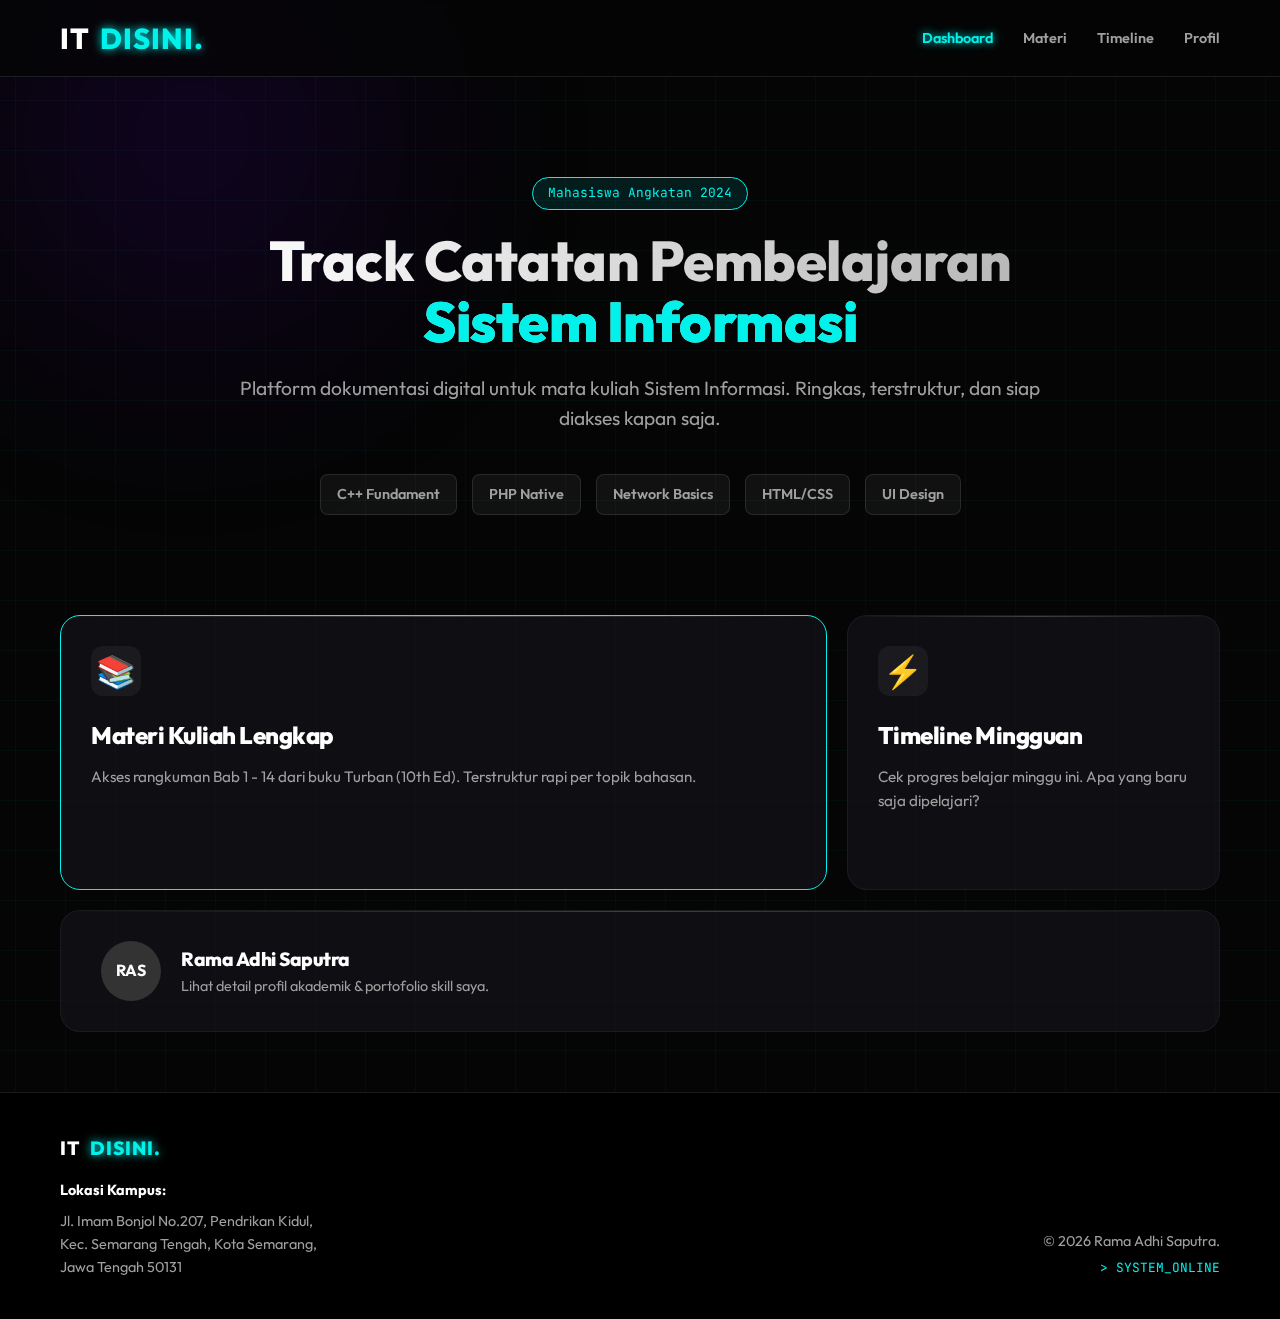
<file: index.html>
<!DOCTYPE html>
<html lang="id">
<head>
    <meta charset="UTF-8">
    <meta name="viewport" content="width=device-width, initial-scale=1.0">
    <title>IT disini | Sistem Informasi Learning Track</title>
    <link rel="stylesheet" href="style.css">
</head>
<body>

    <nav class="navbar">
        <div class="nav-container">
            <a href="index.html" class="logo">
                IT <span>disini.</span>
            </a>
            <div class="nav-links" id="navLinks">
                <a href="index.html" class="active">Dashboard</a>
                <a href="materials.html">Materi</a>
                <a href="weekly.html">Timeline</a>
                <a href="profile.html">Profil</a>
            </div>
            <button class="mobile-menu-btn" onclick="toggleMenu()">☰</button>
        </div>
    </nav>

    <header class="hero">
        <span class="hero-badge">Mahasiswa Angkatan 2024</span>
        <h1>Track Catatan Pembelajaran <br> <span style="color: var(--primary);">Sistem Informasi</span></h1>
        <p>
            Platform dokumentasi digital untuk mata kuliah Sistem Informasi. 
            Ringkas, terstruktur, dan siap diakses kapan saja.
        </p>

        <div class="tech-stack">
            <span class="tech-tag">C++ Fundament</span>
            <span class="tech-tag">PHP Native</span>
            <span class="tech-tag">Network Basics</span>
            <span class="tech-tag">HTML/CSS</span>
            <span class="tech-tag">UI Design</span>
        </div>
    </header>

    <main class="dashboard-grid">
        <a href="materials.html" class="bento-card col-span-8" style="border-color: var(--primary);">
            <div>
                <div class="card-icon">📚</div>
                <h3>Materi Kuliah Lengkap</h3>
                <p>Akses rangkuman Bab 1 - 14 dari buku Turban (10th Ed). Terstruktur rapi per topik bahasan.</p>
            </div>
            <span class="bento-arrow">Buka Materi →</span>
        </a>

        <a href="weekly.html" class="bento-card col-span-4">
            <div>
                <div class="card-icon" style="color: var(--secondary);">⚡</div>
                <h3>Timeline Mingguan</h3>
                <p>Cek progres belajar minggu ini. Apa yang baru saja dipelajari?</p>
            </div>
            <span class="bento-arrow" style="color: var(--secondary);">Lihat Progres →</span>
        </a>

        <a href="profile.html" class="bento-card col-span-12">
            <div style="display: flex; align-items: center; gap: 20px;">
                <div style="width: 60px; height: 60px; background: #333; border-radius: 50%; display: flex; align-items: center; justify-content: center; font-weight: bold; color: white; flex-shrink: 0;">RAS</div>
                <div>
                    <h3 style="margin: 0; font-size: 1.2rem;">Rama Adhi Saputra</h3>
                    <p style="margin: 0; font-size: 0.9rem;">Lihat detail profil akademik & portofolio skill saya.</p>
                </div>
            </div>
            <span class="bento-arrow" style="color: var(--accent);">Lihat Profil →</span>
        </a>
    </main>

    <footer>
        <div class="footer-grid">
            <div class="footer-address">
                <div class="logo" style="font-size: 1.2rem; margin-bottom: 15px;">IT <span>disini.</span></div>
                <strong>Lokasi Kampus:</strong>
                <p>Jl. Imam Bonjol No.207, Pendrikan Kidul,<br>
                Kec. Semarang Tengah, Kota Semarang,<br>
                Jawa Tengah 50131</p>
            </div>
            <div style="text-align: right; align-self: end;">
                <p>&copy; 2026 Rama Adhi Saputra.</p>
                <p class="mono-font" style="color: var(--primary); font-size: 0.8rem; margin-top: 5px;">> SYSTEM_ONLINE</p>
            </div>
        </div>
    </footer>

    <script src="script.js"></script>
</body>
</html>
</file>
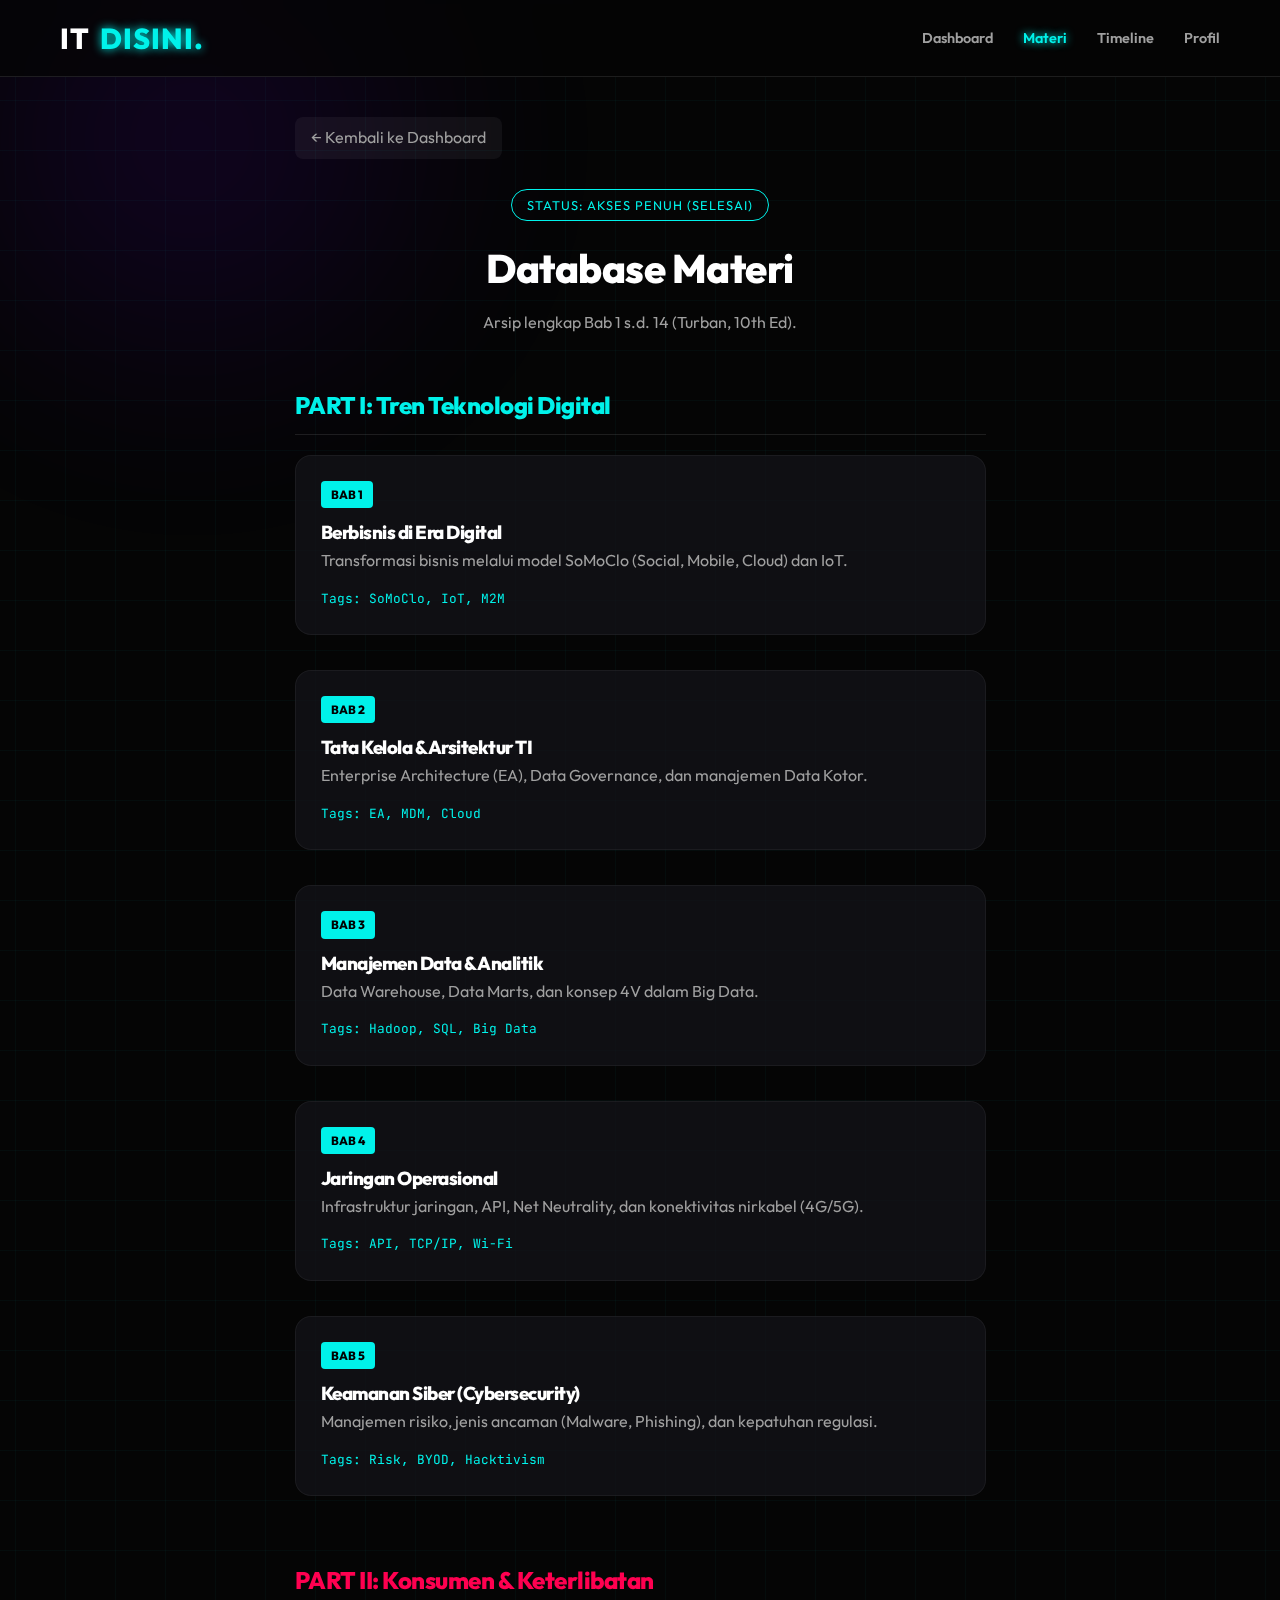
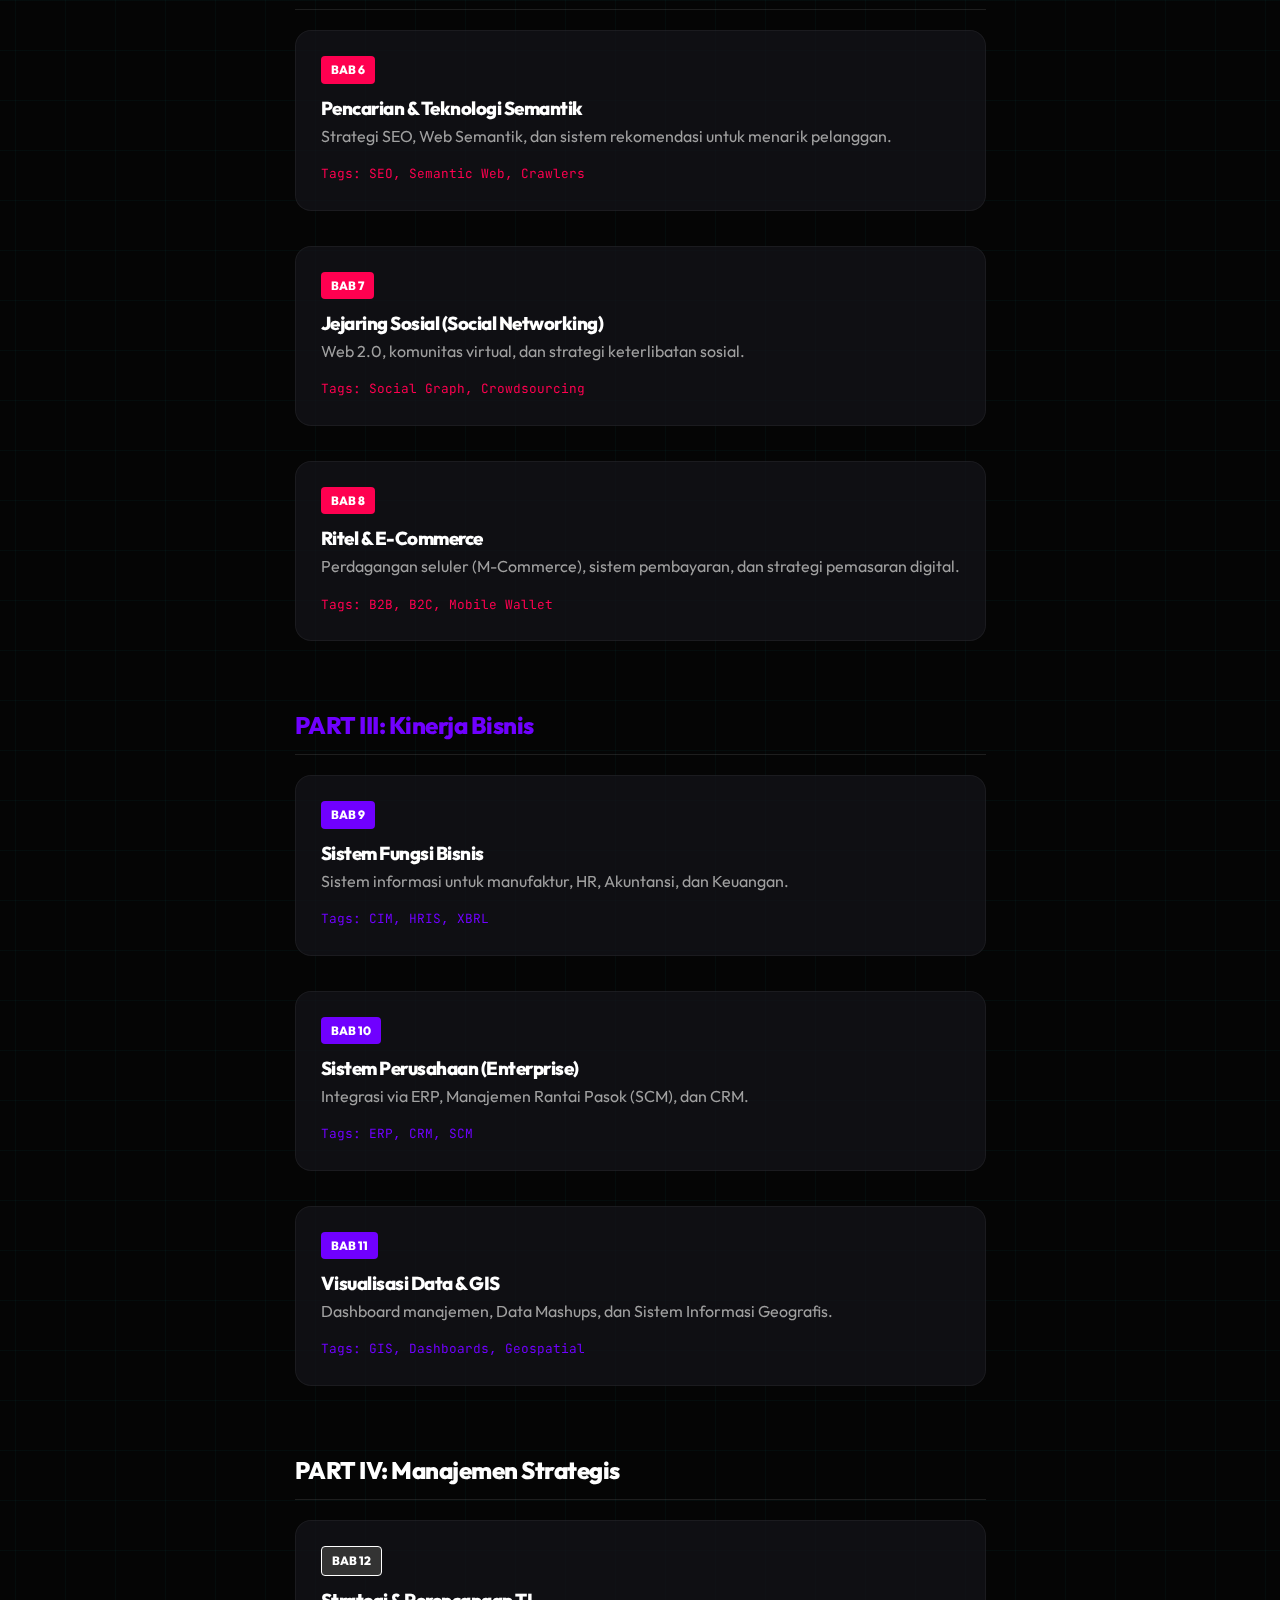
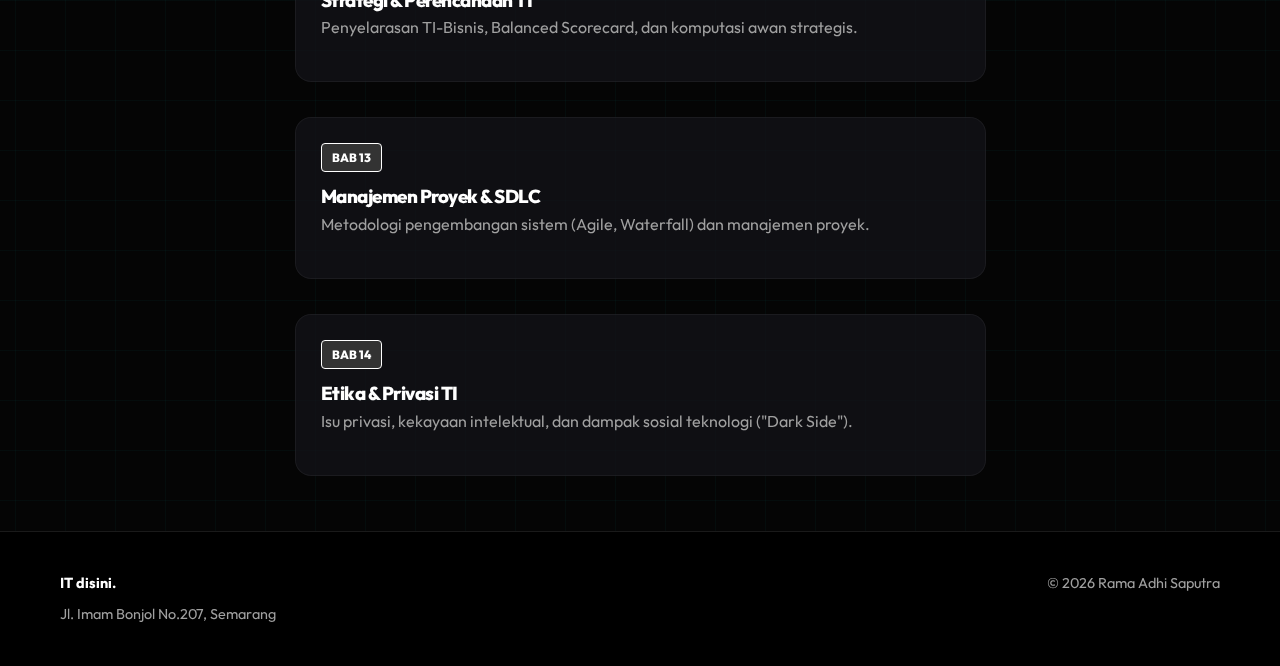
<file: materials.html>
<!DOCTYPE html>
<html lang="id">
<head>
    <meta charset="UTF-8">
    <meta name="viewport" content="width=device-width, initial-scale=1.0">
    <title>Materi Lengkap | IT disini</title>
    <link rel="stylesheet" href="style.css">
</head>
<body>

    <nav class="navbar">
        <div class="nav-container">
            <a href="index.html" class="logo">IT <span>disini.</span></a>
            <div class="nav-links" id="navLinks">
                <a href="index.html">Dashboard</a>
                <a href="materials.html" class="active">Materi</a>
                <a href="weekly.html">Timeline</a>
                <a href="profile.html">Profil</a>
            </div>
            <button class="mobile-menu-btn" onclick="toggleMenu()">☰</button>
        </div>
    </nav>

    <main class="container">
        <a href="index.html" class="btn-back">← Kembali ke Dashboard</a>

        <div style="margin-bottom: 50px; text-align: center;">
            <span style="border: 1px solid var(--primary); padding: 5px 15px; border-radius: 20px; color: var(--primary); font-size: 0.8rem; letter-spacing: 1px; margin-bottom: 15px; display: inline-block;">STATUS: AKSES PENUH (SELESAI)</span>
            <h1 style="font-size: 2.5rem; margin-bottom: 10px;">Database Materi</h1>
            <p style="color: var(--text-muted);">Arsip lengkap Bab 1 s.d. 14 (Turban, 10th Ed).</p>
        </div>

        <h2 style="color: var(--primary); margin-bottom: 20px; border-bottom: 1px solid rgba(255,255,255,0.1); padding-bottom: 10px;">PART I: Tren Teknologi Digital</h2>
        <div style="display: grid; grid-template-columns: repeat(auto-fit, minmax(280px, 1fr)); gap: 20px; margin-bottom: 50px;">
            
            <article class="material-card">
                <span class="badge">Bab 1</span>
                <h3>Berbisnis di Era Digital</h3>
                <p style="color: var(--text-muted); margin-bottom: 15px;">Transformasi bisnis melalui model SoMoClo (Social, Mobile, Cloud) dan IoT.</p>
                <div class="mono-font" style="font-size: 0.8rem; color: var(--primary);">Tags: SoMoClo, IoT, M2M</div>
            </article>

            <article class="material-card">
                <span class="badge">Bab 2</span>
                <h3>Tata Kelola & Arsitektur TI</h3>
                <p style="color: var(--text-muted); margin-bottom: 15px;">Enterprise Architecture (EA), Data Governance, dan manajemen Data Kotor.</p>
                <div class="mono-font" style="font-size: 0.8rem; color: var(--primary);">Tags: EA, MDM, Cloud</div>
            </article>

            <article class="material-card">
                <span class="badge">Bab 3</span>
                <h3>Manajemen Data & Analitik</h3>
                <p style="color: var(--text-muted); margin-bottom: 15px;">Data Warehouse, Data Marts, dan konsep 4V dalam Big Data.</p>
                <div class="mono-font" style="font-size: 0.8rem; color: var(--primary);">Tags: Hadoop, SQL, Big Data</div>
            </article>

            <article class="material-card">
                <span class="badge">Bab 4</span>
                <h3>Jaringan Operasional</h3>
                <p style="color: var(--text-muted); margin-bottom: 15px;">Infrastruktur jaringan, API, Net Neutrality, dan konektivitas nirkabel (4G/5G).</p>
                <div class="mono-font" style="font-size: 0.8rem; color: var(--primary);">Tags: API, TCP/IP, Wi-Fi</div>
            </article>

            <article class="material-card">
                <span class="badge">Bab 5</span>
                <h3>Keamanan Siber (Cybersecurity)</h3>
                <p style="color: var(--text-muted); margin-bottom: 15px;">Manajemen risiko, jenis ancaman (Malware, Phishing), dan kepatuhan regulasi.</p>
                <div class="mono-font" style="font-size: 0.8rem; color: var(--primary);">Tags: Risk, BYOD, Hacktivism</div>
            </article>
        </div>

        <h2 style="color: var(--secondary); margin-bottom: 20px; border-bottom: 1px solid rgba(255,255,255,0.1); padding-bottom: 10px;">PART II: Konsumen & Keterlibatan</h2>
        <div style="display: grid; grid-template-columns: repeat(auto-fit, minmax(280px, 1fr)); gap: 20px; margin-bottom: 50px;">
            
            <article class="material-card">
                <span class="badge" style="background: var(--secondary); color: white;">Bab 6</span>
                <h3>Pencarian & Teknologi Semantik</h3>
                <p style="color: var(--text-muted); margin-bottom: 15px;">Strategi SEO, Web Semantik, dan sistem rekomendasi untuk menarik pelanggan.</p>
                <div class="mono-font" style="font-size: 0.8rem; color: var(--secondary);">Tags: SEO, Semantic Web, Crawlers</div>
            </article>

            <article class="material-card">
                <span class="badge" style="background: var(--secondary); color: white;">Bab 7</span>
                <h3>Jejaring Sosial (Social Networking)</h3>
                <p style="color: var(--text-muted); margin-bottom: 15px;">Web 2.0, komunitas virtual, dan strategi keterlibatan sosial.</p>
                <div class="mono-font" style="font-size: 0.8rem; color: var(--secondary);">Tags: Social Graph, Crowdsourcing</div>
            </article>

            <article class="material-card">
                <span class="badge" style="background: var(--secondary); color: white;">Bab 8</span>
                <h3>Ritel & E-Commerce</h3>
                <p style="color: var(--text-muted); margin-bottom: 15px;">Perdagangan seluler (M-Commerce), sistem pembayaran, dan strategi pemasaran digital.</p>
                <div class="mono-font" style="font-size: 0.8rem; color: var(--secondary);">Tags: B2B, B2C, Mobile Wallet</div>
            </article>
        </div>

        <h2 style="color: var(--accent); margin-bottom: 20px; border-bottom: 1px solid rgba(255,255,255,0.1); padding-bottom: 10px;">PART III: Kinerja Bisnis</h2>
        <div style="display: grid; grid-template-columns: repeat(auto-fit, minmax(280px, 1fr)); gap: 20px; margin-bottom: 50px;">
            
            <article class="material-card">
                <span class="badge" style="background: var(--accent); color: white;">Bab 9</span>
                <h3>Sistem Fungsi Bisnis</h3>
                <p style="color: var(--text-muted); margin-bottom: 15px;">Sistem informasi untuk manufaktur, HR, Akuntansi, dan Keuangan.</p>
                <div class="mono-font" style="font-size: 0.8rem; color: var(--accent);">Tags: CIM, HRIS, XBRL</div>
            </article>

            <article class="material-card">
                <span class="badge" style="background: var(--accent); color: white;">Bab 10</span>
                <h3>Sistem Perusahaan (Enterprise)</h3>
                <p style="color: var(--text-muted); margin-bottom: 15px;">Integrasi via ERP, Manajemen Rantai Pasok (SCM), dan CRM.</p>
                <div class="mono-font" style="font-size: 0.8rem; color: var(--accent);">Tags: ERP, CRM, SCM</div>
            </article>

            <article class="material-card">
                <span class="badge" style="background: var(--accent); color: white;">Bab 11</span>
                <h3>Visualisasi Data & GIS</h3>
                <p style="color: var(--text-muted); margin-bottom: 15px;">Dashboard manajemen, Data Mashups, dan Sistem Informasi Geografis.</p>
                <div class="mono-font" style="font-size: 0.8rem; color: var(--accent);">Tags: GIS, Dashboards, Geospatial</div>
            </article>
        </div>

        <h2 style="color: #fff; margin-bottom: 20px; border-bottom: 1px solid rgba(255,255,255,0.1); padding-bottom: 10px;">PART IV: Manajemen Strategis</h2>
        <div style="display: grid; grid-template-columns: repeat(auto-fit, minmax(280px, 1fr)); gap: 20px;">
            
            <article class="material-card">
                <span class="badge" style="background: #333; color: white; border:1px solid white;">Bab 12</span>
                <h3>Strategi & Perencanaan TI</h3>
                <p style="color: var(--text-muted); margin-bottom: 15px;">Penyelarasan TI-Bisnis, Balanced Scorecard, dan komputasi awan strategis.</p>
            </article>

            <article class="material-card">
                <span class="badge" style="background: #333; color: white; border:1px solid white;">Bab 13</span>
                <h3>Manajemen Proyek & SDLC</h3>
                <p style="color: var(--text-muted); margin-bottom: 15px;">Metodologi pengembangan sistem (Agile, Waterfall) dan manajemen proyek.</p>
            </article>

            <article class="material-card">
                <span class="badge" style="background: #333; color: white; border:1px solid white;">Bab 14</span>
                <h3>Etika & Privasi TI</h3>
                <p style="color: var(--text-muted); margin-bottom: 15px;">Isu privasi, kekayaan intelektual, dan dampak sosial teknologi ("Dark Side").</p>
            </article>
        </div>

    </main>

    <footer>
        <div class="footer-grid">
            <div class="footer-address">
                <strong>IT disini.</strong>
                <p>Jl. Imam Bonjol No.207, Semarang</p>
            </div>
            <div style="text-align: right;">&copy; 2026 Rama Adhi Saputra</div>
        </div>
    </footer>
    <script src="script.js"></script>
</body>
</html>
</file>
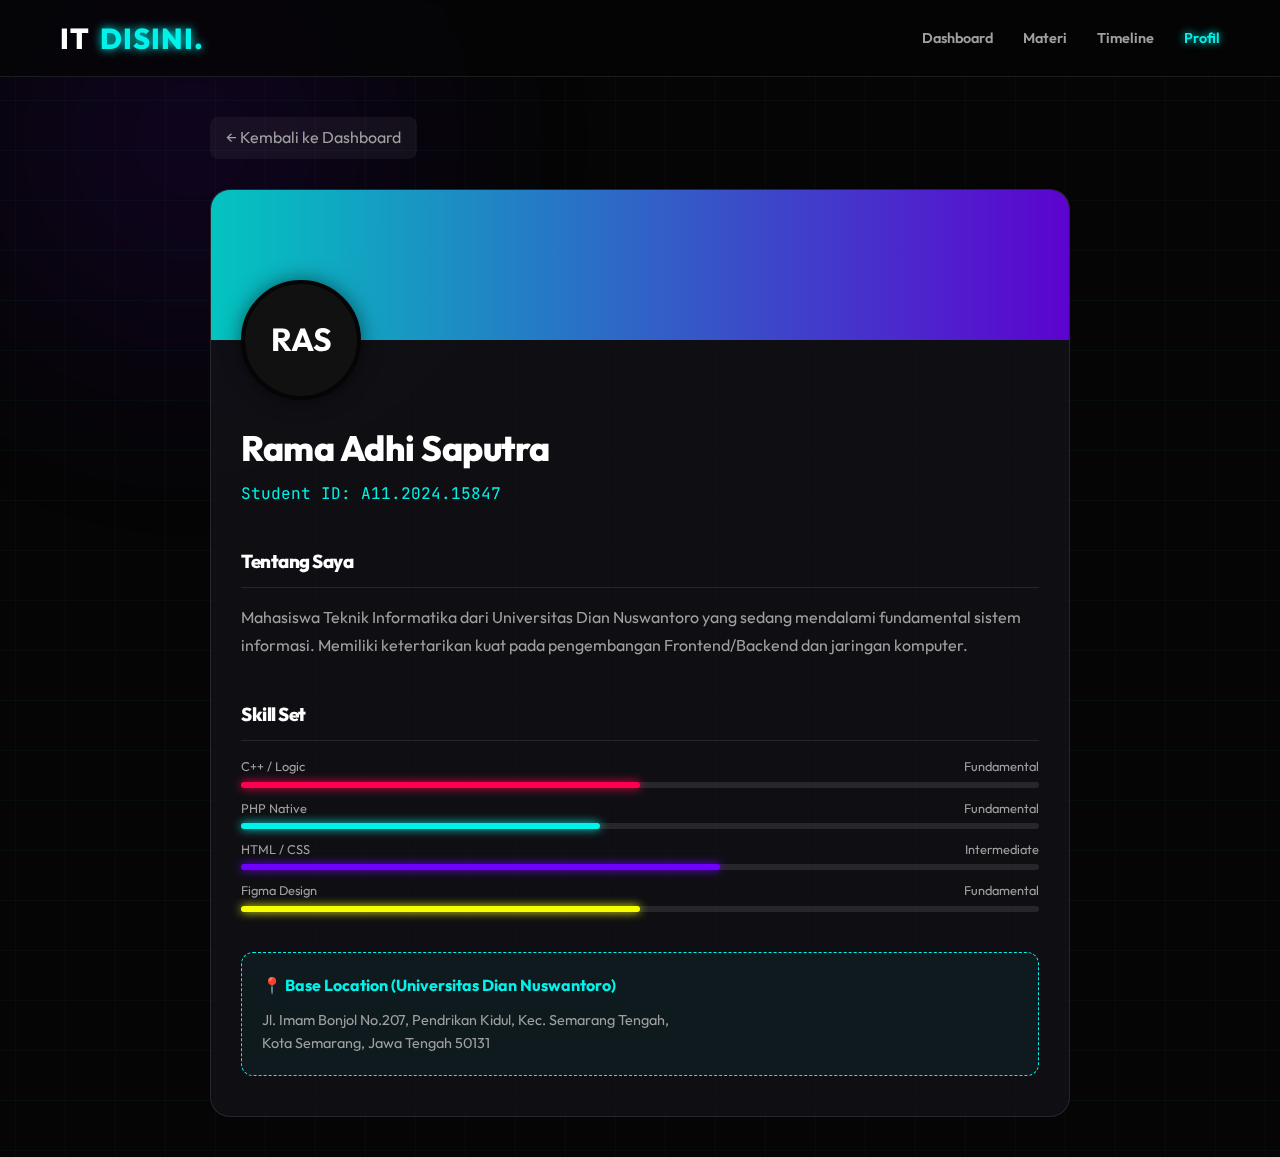
<file: profile.html>
<!DOCTYPE html>
<html lang="id">
<head>
    <meta charset="UTF-8">
    <meta name="viewport" content="width=device-width, initial-scale=1.0">
    <title>Profil | IT disini</title>
    <link rel="stylesheet" href="style.css">
</head>
<body>

    <nav class="navbar">
        <div class="nav-container">
            <a href="index.html" class="logo">IT <span>disini.</span></a>
            <div class="nav-links" id="navLinks">
                <a href="index.html">Dashboard</a>
                <a href="materials.html">Materi</a>
                <a href="weekly.html">Timeline</a>
                <a href="profile.html" class="active">Profil</a>
            </div>
            <button class="mobile-menu-btn" onclick="toggleMenu()">☰</button>
        </div>
    </nav>

    <main class="container" style="max-width: 900px;">
        <a href="index.html" class="btn-back">← Kembali ke Dashboard</a>

        <div style="background: var(--bg-panel); border: 1px solid rgba(255,255,255,0.1); border-radius: 20px; overflow: hidden;">
            <div style="height: 150px; background: linear-gradient(90deg, var(--primary), var(--accent)); opacity: 0.8;"></div>
            
            <div style="padding: 0 30px 40px; position: relative;">
                <div style="width: 120px; height: 120px; background: #111; border: 4px solid var(--bg-deep); border-radius: 50%; margin-top: -60px; display: flex; align-items: center; justify-content: center; font-size: 2rem; font-weight: bold; color: white; box-shadow: 0 0 20px rgba(0,0,0,0.5);">RAS</div>
                
                <div style="margin-top: 20px;">
                    <h1 style="font-size: 2.2rem; margin-bottom: 5px;">Rama Adhi Saputra</h1>
                    <p style="color: var(--primary); font-family: 'JetBrains Mono', monospace;">Student ID: A11.2024.15847</p>
                </div>

                <div style="display: grid; grid-template-columns: repeat(auto-fit, minmax(280px, 1fr)); gap: 40px; margin-top: 40px;">
                    
                    <div>
                        <h3 style="color: white; border-bottom: 1px solid rgba(255,255,255,0.1); padding-bottom: 10px; margin-bottom: 15px;">Tentang Saya</h3>
                        <p style="color: var(--text-muted); line-height: 1.8;">
                            Mahasiswa Teknik Informatika dari Universitas Dian Nuswantoro yang sedang mendalami fundamental sistem informasi. 
                            Memiliki ketertarikan kuat pada pengembangan Frontend/Backend dan jaringan komputer.
                        </p>
                    </div>

                    <div>
                        <h3 style="color: white; border-bottom: 1px solid rgba(255,255,255,0.1); padding-bottom: 10px; margin-bottom: 15px;">Skill Set</h3>
                        <div style="display: flex; flex-direction: column; gap: 10px;">
                            <div>
                                <div style="display: flex; justify-content: space-between; font-size: 0.8rem; color: var(--text-muted); margin-bottom: 5px;">
                                    <span>C++ / Logic</span>
                                    <span>Fundamental</span>
                                </div>
                                <div style="height: 6px; background: rgba(255,255,255,0.1); border-radius: 3px;">
                                    <div style="width: 50%; height: 100%; background: var(--secondary); border-radius: 3px; box-shadow: 0 0 10px var(--secondary);"></div>
                                </div>
                            </div>
                            <div>
                                <div style="display: flex; justify-content: space-between; font-size: 0.8rem; color: var(--text-muted); margin-bottom: 5px;">
                                    <span>PHP Native</span>
                                    <span>Fundamental</span>
                                </div>
                                <div style="height: 6px; background: rgba(255,255,255,0.1); border-radius: 3px;">
                                    <div style="width: 45%; height: 100%; background: var(--primary); border-radius: 3px; box-shadow: 0 0 10px var(--primary);"></div>
                                </div>
                            </div>
                            <div>
                                <div style="display: flex; justify-content: space-between; font-size: 0.8rem; color: var(--text-muted); margin-bottom: 5px;">
                                    <span>HTML / CSS</span>
                                    <span>Intermediate</span>
                                </div>
                                <div style="height: 6px; background: rgba(255,255,255,0.1); border-radius: 3px;">
                                    <div style="width: 60%; height: 100%; background: var(--accent); border-radius: 3px; box-shadow: 0 0 10px var(--accent);"></div>
                                </div>
                            </div>
                            <div>
                                <div style="display: flex; justify-content: space-between; font-size: 0.8rem; color: var(--text-muted); margin-bottom: 5px;">
                                    <span>Figma Design</span>
                                    <span>Fundamental</span>
                                </div>
                                <div style="height: 6px; background: rgba(255,255,255,0.1); border-radius: 3px;">
                                    <div style="width: 50%; height: 100%; background: var(--warning); border-radius: 3px; box-shadow: 0 0 10px var(--warning);"></div>
                                </div>
                            </div>
                        </div>
                    </div>
                </div>

                <div style="margin-top: 40px; padding: 20px; background: rgba(0, 242, 234, 0.05); border: 1px dashed var(--primary); border-radius: 12px;">
                    <h4 style="color: var(--primary); margin-bottom: 10px;">📍 Base Location (Universitas Dian Nuswantoro)</h4>
                    <p style="color: var(--text-muted); font-size: 0.9rem;">
                        Jl. Imam Bonjol No.207, Pendrikan Kidul, Kec. Semarang Tengah,<br>
                        Kota Semarang, Jawa Tengah 50131
                    </p>
                </div>

            </div>
        </div>
    </main>

    <script src="script.js"></script>
</body>
</html>
</file>
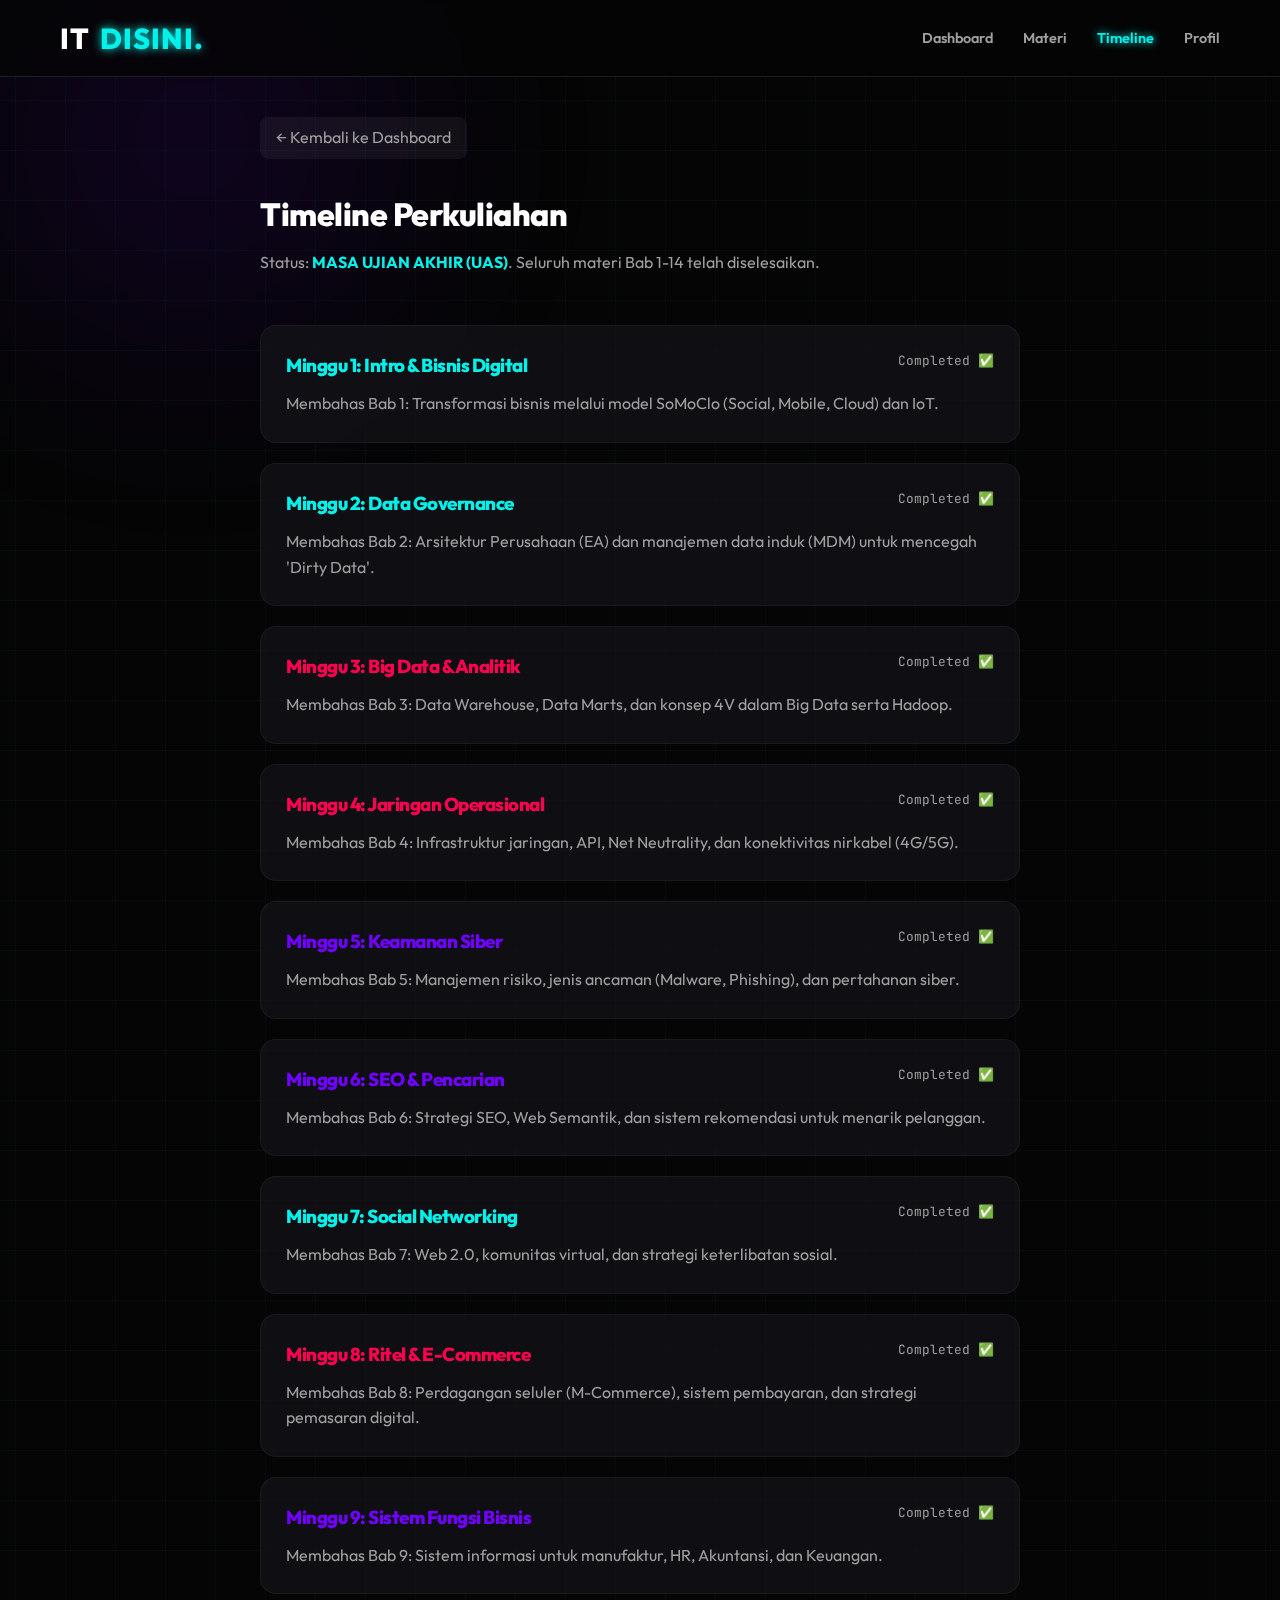
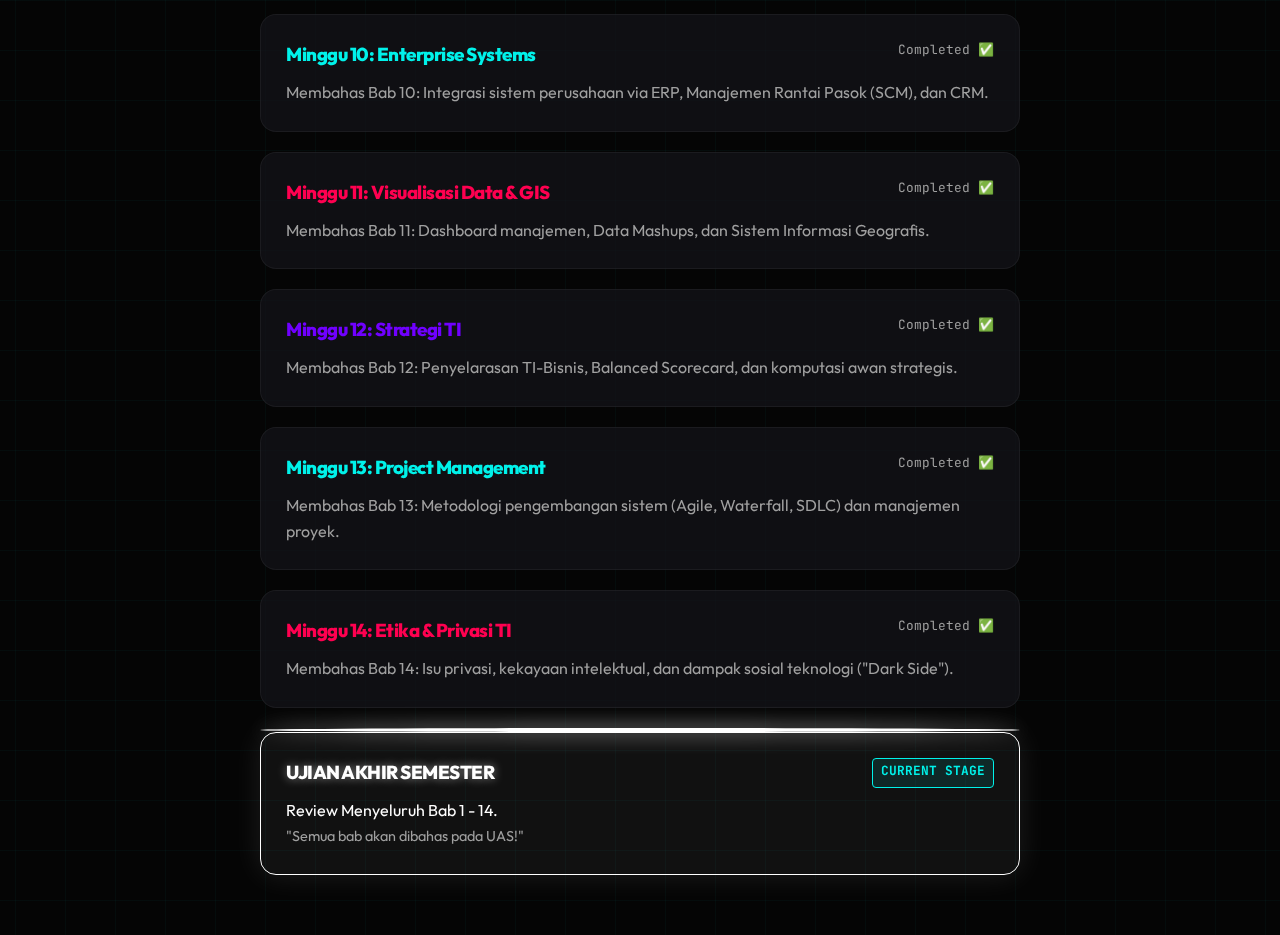
<file: weekly.html>
<!DOCTYPE html>
<html lang="id">
<head>
    <meta charset="UTF-8">
    <meta name="viewport" content="width=device-width, initial-scale=1.0">
    <title>Timeline | IT disini</title>
    <link rel="stylesheet" href="style.css">
</head>
<body>

    <nav class="navbar">
        <div class="nav-container">
            <a href="index.html" class="logo">IT <span>disini.</span></a>
            <div class="nav-links" id="navLinks">
                <a href="index.html">Dashboard</a>
                <a href="materials.html">Materi</a>
                <a href="weekly.html" class="active">Timeline</a>
                <a href="profile.html">Profil</a>
            </div>
            <button class="mobile-menu-btn" onclick="toggleMenu()">☰</button>
        </div>
    </nav>

    <main class="container" style="max-width: 800px;">
        <a href="index.html" class="btn-back">← Kembali ke Dashboard</a>
        
        <h1 style="margin-bottom: 10px;">Timeline Perkuliahan</h1>
        <p style="color: var(--text-muted); margin-bottom: 50px;">
            Status: <span style="color: var(--primary); font-weight: bold;">MASA UJIAN AKHIR (UAS)</span>. 
            Seluruh materi Bab 1-14 telah diselesaikan.
        </p>

        <div class="timeline-container">
            
            <div class="timeline-block">
                <div class="timeline-dot" style="background: var(--primary); box-shadow: 0 0 10px var(--primary);"></div>
                <div class="timeline-item">
                    <div style="display: flex; justify-content: space-between; margin-bottom: 10px;">
                        <h3 style="color: var(--primary);">Minggu 1: Intro & Bisnis Digital</h3>
                        <span class="mono-font" style="font-size: 0.8rem; color: var(--text-muted);">Completed ✅</span>
                    </div>
                    <p style="color: var(--text-muted);">Membahas Bab 1: Transformasi bisnis melalui model SoMoClo (Social, Mobile, Cloud) dan IoT.</p>
                </div>
            </div>

            <div class="timeline-block">
                <div class="timeline-dot" style="background: var(--primary); box-shadow: 0 0 10px var(--primary);"></div>
                <div class="timeline-item">
                    <div style="display: flex; justify-content: space-between; margin-bottom: 10px;">
                        <h3 style="color: var(--primary);">Minggu 2: Data Governance</h3>
                        <span class="mono-font" style="font-size: 0.8rem; color: var(--text-muted);">Completed ✅</span>
                    </div>
                    <p style="color: var(--text-muted);">Membahas Bab 2: Arsitektur Perusahaan (EA) dan manajemen data induk (MDM) untuk mencegah 'Dirty Data'.</p>
                </div>
            </div>

            <div class="timeline-block">
                <div class="timeline-dot" style="background: var(--secondary); box-shadow: 0 0 10px var(--secondary);"></div>
                <div class="timeline-item">
                    <div style="display: flex; justify-content: space-between; margin-bottom: 10px;">
                        <h3 style="color: var(--secondary);">Minggu 3: Big Data & Analitik</h3>
                        <span class="mono-font" style="font-size: 0.8rem; color: var(--text-muted);">Completed ✅</span>
                    </div>
                    <p style="color: var(--text-muted);">Membahas Bab 3: Data Warehouse, Data Marts, dan konsep 4V dalam Big Data serta Hadoop.</p>
                </div>
            </div>

            <div class="timeline-block">
                <div class="timeline-dot" style="background: var(--secondary); box-shadow: 0 0 10px var(--secondary);"></div>
                <div class="timeline-item">
                    <div style="display: flex; justify-content: space-between; margin-bottom: 10px;">
                        <h3 style="color: var(--secondary);">Minggu 4: Jaringan Operasional</h3>
                        <span class="mono-font" style="font-size: 0.8rem; color: var(--text-muted);">Completed ✅</span>
                    </div>
                    <p style="color: var(--text-muted);">Membahas Bab 4: Infrastruktur jaringan, API, Net Neutrality, dan konektivitas nirkabel (4G/5G).</p>
                </div>
            </div>

            <div class="timeline-block">
                <div class="timeline-dot" style="background: var(--accent); box-shadow: 0 0 10px var(--accent);"></div>
                <div class="timeline-item">
                    <div style="display: flex; justify-content: space-between; margin-bottom: 10px;">
                        <h3 style="color: var(--accent);">Minggu 5: Keamanan Siber</h3>
                        <span class="mono-font" style="font-size: 0.8rem; color: var(--text-muted);">Completed ✅</span>
                    </div>
                    <p style="color: var(--text-muted);">Membahas Bab 5: Manajemen risiko, jenis ancaman (Malware, Phishing), dan pertahanan siber.</p>
                </div>
            </div>

             <div class="timeline-block">
                <div class="timeline-dot" style="background: var(--accent); box-shadow: 0 0 10px var(--accent);"></div>
                <div class="timeline-item">
                    <div style="display: flex; justify-content: space-between; margin-bottom: 10px;">
                        <h3 style="color: var(--accent);">Minggu 6: SEO & Pencarian</h3>
                        <span class="mono-font" style="font-size: 0.8rem; color: var(--text-muted);">Completed ✅</span>
                    </div>
                    <p style="color: var(--text-muted);">Membahas Bab 6: Strategi SEO, Web Semantik, dan sistem rekomendasi untuk menarik pelanggan.</p>
                </div>
            </div>

            <div class="timeline-block">
                <div class="timeline-dot" style="background: var(--primary); box-shadow: 0 0 10px var(--primary);"></div>
                <div class="timeline-item">
                    <div style="display: flex; justify-content: space-between; margin-bottom: 10px;">
                        <h3 style="color: var(--primary);">Minggu 7: Social Networking</h3>
                        <span class="mono-font" style="font-size: 0.8rem; color: var(--text-muted);">Completed ✅</span>
                    </div>
                    <p style="color: var(--text-muted);">Membahas Bab 7: Web 2.0, komunitas virtual, dan strategi keterlibatan sosial.</p>
                </div>
            </div>

            <div class="timeline-block">
                <div class="timeline-dot" style="background: var(--secondary); box-shadow: 0 0 10px var(--secondary);"></div>
                <div class="timeline-item">
                    <div style="display: flex; justify-content: space-between; margin-bottom: 10px;">
                        <h3 style="color: var(--secondary);">Minggu 8: Ritel & E-Commerce</h3>
                        <span class="mono-font" style="font-size: 0.8rem; color: var(--text-muted);">Completed ✅</span>
                    </div>
                    <p style="color: var(--text-muted);">Membahas Bab 8: Perdagangan seluler (M-Commerce), sistem pembayaran, dan strategi pemasaran digital.</p>
                </div>
            </div>

            <div class="timeline-block">
                <div class="timeline-dot" style="background: var(--accent); box-shadow: 0 0 10px var(--accent);"></div>
                <div class="timeline-item">
                    <div style="display: flex; justify-content: space-between; margin-bottom: 10px;">
                        <h3 style="color: var(--accent);">Minggu 9: Sistem Fungsi Bisnis</h3>
                        <span class="mono-font" style="font-size: 0.8rem; color: var(--text-muted);">Completed ✅</span>
                    </div>
                    <p style="color: var(--text-muted);">Membahas Bab 9: Sistem informasi untuk manufaktur, HR, Akuntansi, dan Keuangan.</p>
                </div>
            </div>

            <div class="timeline-block">
                <div class="timeline-dot" style="background: var(--primary); box-shadow: 0 0 10px var(--primary);"></div>
                <div class="timeline-item">
                    <div style="display: flex; justify-content: space-between; margin-bottom: 10px;">
                        <h3 style="color: var(--primary);">Minggu 10: Enterprise Systems</h3>
                        <span class="mono-font" style="font-size: 0.8rem; color: var(--text-muted);">Completed ✅</span>
                    </div>
                    <p style="color: var(--text-muted);">Membahas Bab 10: Integrasi sistem perusahaan via ERP, Manajemen Rantai Pasok (SCM), dan CRM.</p>
                </div>
            </div>

            <div class="timeline-block">
                <div class="timeline-dot" style="background: var(--secondary); box-shadow: 0 0 10px var(--secondary);"></div>
                <div class="timeline-item">
                    <div style="display: flex; justify-content: space-between; margin-bottom: 10px;">
                        <h3 style="color: var(--secondary);">Minggu 11: Visualisasi Data & GIS</h3>
                        <span class="mono-font" style="font-size: 0.8rem; color: var(--text-muted);">Completed ✅</span>
                    </div>
                    <p style="color: var(--text-muted);">Membahas Bab 11: Dashboard manajemen, Data Mashups, dan Sistem Informasi Geografis.</p>
                </div>
            </div>

            <div class="timeline-block">
                <div class="timeline-dot" style="background: var(--accent); box-shadow: 0 0 10px var(--accent);"></div>
                <div class="timeline-item">
                    <div style="display: flex; justify-content: space-between; margin-bottom: 10px;">
                        <h3 style="color: var(--accent);">Minggu 12: Strategi TI</h3>
                        <span class="mono-font" style="font-size: 0.8rem; color: var(--text-muted);">Completed ✅</span>
                    </div>
                    <p style="color: var(--text-muted);">Membahas Bab 12: Penyelarasan TI-Bisnis, Balanced Scorecard, dan komputasi awan strategis.</p>
                </div>
            </div>

            <div class="timeline-block">
                <div class="timeline-dot" style="background: var(--primary); box-shadow: 0 0 10px var(--primary);"></div>
                <div class="timeline-item">
                    <div style="display: flex; justify-content: space-between; margin-bottom: 10px;">
                        <h3 style="color: var(--primary);">Minggu 13: Project Management</h3>
                        <span class="mono-font" style="font-size: 0.8rem; color: var(--text-muted);">Completed ✅</span>
                    </div>
                    <p style="color: var(--text-muted);">Membahas Bab 13: Metodologi pengembangan sistem (Agile, Waterfall, SDLC) dan manajemen proyek.</p>
                </div>
            </div>

            <div class="timeline-block">
                <div class="timeline-dot" style="background: var(--secondary); box-shadow: 0 0 10px var(--secondary);"></div>
                <div class="timeline-item">
                    <div style="display: flex; justify-content: space-between; margin-bottom: 10px;">
                        <h3 style="color: var(--secondary);">Minggu 14: Etika & Privasi TI</h3>
                        <span class="mono-font" style="font-size: 0.8rem; color: var(--text-muted);">Completed ✅</span>
                    </div>
                    <p style="color: var(--text-muted);">Membahas Bab 14: Isu privasi, kekayaan intelektual, dan dampak sosial teknologi ("Dark Side").</p>
                </div>
            </div>

            <div class="timeline-block" style="margin-bottom: 0;">
                <div class="timeline-dot" style="background: white; border-radius: 50%; box-shadow: 0 0 20px white; border: 2px solid white;"></div>
                
                <div class="timeline-item" style="border: 1px solid white; background: rgba(255,255,255,0.05); box-shadow: 0 0 30px rgba(255,255,255,0.1);">
                    <div style="display: flex; justify-content: space-between; margin-bottom: 10px;">
                        <h3 style="color: white; text-shadow: 0 0 10px rgba(255,255,255,0.5);">UJIAN AKHIR SEMESTER</h3>
                        <span class="mono-font" style="font-size: 0.8rem; color: var(--primary); font-weight: bold; background: rgba(0,242,234,0.1); padding: 2px 8px; border-radius: 4px; border: 1px solid var(--primary);">CURRENT STAGE</span>
                    </div>
                    <p style="color: white; font-size: 1rem;">
                        Review Menyeluruh Bab 1 - 14.<br>
                        <span style="color: var(--text-muted); font-size: 0.9rem;">"Semua bab akan dibahas pada UAS!"</span>
                    </p>
                </div>
            </div>

        </div>
    </main>

    <script src="script.js"></script>
</body>
</html>
</file>
<file: style.css>
/* style.css - Future Tech Theme (Restored & Refined) */
@import url('https://fonts.googleapis.com/css2?family=Outfit:wght@300;400;600;800&family=JetBrains+Mono:wght@400;700&display=swap');

:root {
    /* Palet Warna Neon Futuristik */
    --bg-deep: #050505;        /* Hitam pekat */
    --bg-panel: rgba(20, 20, 25, 0.7); /* Panel transparan */
    --primary: #00f2ea;        /* Cyan Neon */
    --secondary: #ff0050;      /* Merah/Pink Neon */
    --accent: #7000ff;         /* Ungu Neon */
    --warning: #f6ff00;
    --text-main: #ffffff;
    --text-muted: #a0a0a0;
    --border-glow: rgba(0, 242, 234, 0.3);
    
    --container-width: 1200px;
    --glass: blur(12px) saturate(180%);
}

* {
    box-sizing: border-box;
    margin: 0;
    padding: 0;
}

body {
    font-family: 'Outfit', sans-serif; /* Font modern geometris */
    background-color: var(--bg-deep);
    color: var(--text-main);
    line-height: 1.6;
    overflow-x: hidden;
    min-height: 100vh;
    display: flex;
    flex-direction: column;
    
    /* Background Grid Futuristik */
    background-image: 
        linear-gradient(rgba(0, 242, 234, 0.03) 1px, transparent 1px),
        linear-gradient(90deg, rgba(0, 242, 234, 0.03) 1px, transparent 1px);
    background-size: 50px 50px;
    background-position: center top;
}

/* Efek Cahaya Ambient di Background */
body::before {
    content: '';
    position: fixed;
    top: -20%;
    left: -10%;
    width: 50vw;
    height: 50vw;
    background: radial-gradient(circle, var(--accent), transparent 70%);
    opacity: 0.15;
    filter: blur(100px);
    z-index: -1;
    animation: pulseGlow 10s infinite alternate;
}

@keyframes pulseGlow {
    0% { transform: scale(1); opacity: 0.1; }
    100% { transform: scale(1.2); opacity: 0.2; }
}

/* --- Typography --- */
h1, h2, h3 {
    font-weight: 800;
    letter-spacing: -0.5px;
    color: white;
}

.mono-font {
    font-family: 'JetBrains Mono', monospace; /* Font koding */
}

/* --- Navbar (Glassmorphism) --- */
.navbar {
    background: rgba(5, 5, 5, 0.85); /* Latar belakang gelap transparan */
    backdrop-filter: var(--glass);
    -webkit-backdrop-filter: var(--glass);
    border-bottom: 1px solid rgba(255, 255, 255, 0.1);
    position: sticky;
    top: 0;
    z-index: 1000;
    padding: 15px 0;
}

.nav-container {
    max-width: var(--container-width);
    margin: 0 auto;
    padding: 0 20px;
    display: flex;
    justify-content: space-between;
    align-items: center;
}

.logo {
    font-size: 1.8rem;
    font-weight: 800;
    color: white;
    text-decoration: none;
    text-transform: uppercase;
    letter-spacing: 1px;
    display: flex;
    align-items: center;
    gap: 10px;
}

.logo span {
    color: var(--primary);
    text-shadow: 0 0 10px var(--primary);
}

.nav-links {
    display: flex;
    gap: 30px;
}

.nav-links a {
    color: var(--text-muted);
    text-decoration: none;
    font-weight: 600;
    font-size: 0.9rem;
    transition: 0.3s;
    position: relative;
}

.nav-links a:hover, .nav-links a.active {
    color: var(--primary);
    text-shadow: 0 0 8px var(--primary);
}

/* --- Hero Section --- */
.hero {
    padding: 100px 20px 60px;
    text-align: center;
    max-width: 900px;
    margin: 0 auto;
}

.hero-badge {
    display: inline-block;
    padding: 5px 15px;
    border: 1px solid var(--primary);
    border-radius: 50px;
    color: var(--primary);
    font-family: 'JetBrains Mono', monospace;
    font-size: 0.8rem;
    margin-bottom: 20px;
    background: rgba(0, 242, 234, 0.1);
}

.hero h1 {
    font-size: 3.5rem;
    line-height: 1.1;
    margin-bottom: 20px;
    background: linear-gradient(to right, #fff, #b3b3b3);
    -webkit-background-clip: text;
    background-clip: text;
    color: transparent; /* Fallback handled by background-clip */
}

/* Fallback untuk browser lama */
@supports not (background-clip: text) {
    .hero h1 { color: white; background: none; }
}

.hero p {
    font-size: 1.2rem;
    color: var(--text-muted);
    margin-bottom: 40px;
}

/* --- Tech Tags (Skill) --- */
.tech-stack {
    display: flex;
    justify-content: center;
    gap: 15px;
    flex-wrap: wrap;
    margin-bottom: 40px;
}

.tech-tag {
    background: rgba(255, 255, 255, 0.05);
    border: 1px solid rgba(255, 255, 255, 0.1);
    padding: 8px 16px;
    border-radius: 8px;
    font-size: 0.9rem;
    font-weight: 600;
    color: var(--text-muted);
    transition: 0.3s;
}

.tech-tag:hover {
    border-color: var(--primary);
    color: var(--primary);
    box-shadow: 0 0 15px rgba(0, 242, 234, 0.2);
    transform: translateY(-2px);
}

/* --- Dashboard Grid (Bento Box Style) --- */
.dashboard-grid {
    display: grid;
    grid-template-columns: repeat(12, 1fr);
    gap: 20px;
    max-width: var(--container-width);
    margin: 0 auto 60px;
    padding: 0 20px;
}

.bento-card {
    background: var(--bg-panel);
    border: 1px solid rgba(255, 255, 255, 0.05);
    border-radius: 20px;
    padding: 30px;
    position: relative;
    overflow: hidden;
    transition: 0.4s cubic-bezier(0.175, 0.885, 0.32, 1.275);
    display: flex;
    flex-direction: column;
    justify-content: space-between;
    text-decoration: none;
    /* FIX 1: Memastikan tinggi kartu konsisten di Desktop */
    min-height: 250px; 
}

/* FIX 2: Proporsi Kartu Profil (Agar tidak gepeng/terlalu tinggi) */
.bento-card.col-span-12 {
    min-height: auto; /* Tinggi menyesuaikan konten */
    flex-direction: row; /* Layout mendatar untuk profil */
    align-items: center; 
    padding: 30px 40px;
}

/* Penyesuaian icon dan text profil */
.bento-card.col-span-12 .bento-arrow {
    align-self: center;
    margin-top: 0;
    margin-left: auto;
}

.bento-card:hover {
    transform: translateY(-5px);
    border-color: var(--border-glow);
    box-shadow: 0 10px 30px -10px rgba(0, 0, 0, 0.5);
}

.bento-card::before {
    content: '';
    position: absolute;
    top: 0; left: 0; right: 0; height: 1px;
    background: linear-gradient(90deg, transparent, rgba(255,255,255,0.2), transparent);
}

.card-icon {
    font-size: 2rem;
    margin-bottom: 20px;
    width: 50px;
    height: 50px;
    display: flex;
    align-items: center;
    justify-content: center;
    background: rgba(255, 255, 255, 0.05);
    border-radius: 12px;
    color: var(--primary);
}

.bento-card h3 {
    font-size: 1.5rem;
    margin-bottom: 10px;
}

.bento-card p {
    color: var(--text-muted);
    font-size: 0.95rem;
}

.bento-arrow {
    align-self: flex-end;
    margin-top: 20px;
    color: var(--primary);
    font-weight: bold;
    opacity: 0;
    transform: translateX(-10px);
    transition: 0.3s;
}

.bento-card:hover .bento-arrow {
    opacity: 1;
    transform: translateX(0);
}

/* Grid Spanning */
.col-span-8 { grid-column: span 8; }
.col-span-4 { grid-column: span 4; }
.col-span-6 { grid-column: span 6; }
.col-span-12 { grid-column: span 12; }

/* Tambahan: Class Featured Card */
.card-featured {
    background: radial-gradient(circle at top right, rgba(0, 242, 234, 0.15), transparent 60%), var(--bg-panel);
    border: 1px solid var(--primary);
}

/* --- Weekly Timeline & Materials List (Internal Pages) --- */
.container {
    max-width: var(--container-width);
    margin: 0 auto;
    padding: 40px 20px;
}

.btn-back {
    display: inline-flex;
    align-items: center;
    color: var(--text-muted);
    text-decoration: none;
    margin-bottom: 30px;
    transition: 0.3s;
    background: rgba(255,255,255,0.05);
    padding: 8px 16px;
    border-radius: 8px;
}

.btn-back:hover {
    color: white;
    background: rgba(255,255,255,0.1);
}

.timeline-item, .material-card {
    background: var(--bg-panel);
    border: 1px solid rgba(255,255,255,0.05);
    padding: 25px;
    border-radius: 16px;
    margin-bottom: 20px;
    transition: 0.3s;
}

/* FIX 3: Layout Materi Menjadi List Vertikal (Stack) */
.material-card {
    display: block; /* Memastikan block level */
    width: 100%;
    margin-bottom: 15px; /* Jarak antar item lebih rapat */
}
/* Menargetkan container grid materi di HTML agar menjadi 1 kolom */
div[style*="display: grid"] {
    grid-template-columns: 1fr !important; /* Paksa jadi 1 kolom */
    max-width: 900px; /* Batasi lebar agar enak dibaca */
    margin-left: auto;
    margin-right: auto;
}

.timeline-item:hover, .material-card:hover {
    border-color: var(--primary);
    box-shadow: 0 0 20px rgba(0, 242, 234, 0.1);
    transform: translateX(5px); /* Efek geser kanan sedikit saat hover */
}

.badge {
    background: var(--primary);
    color: #000;
    font-weight: 800;
    padding: 4px 10px;
    border-radius: 4px;
    font-size: 0.75rem;
    text-transform: uppercase;
    display: inline-block;
    margin-bottom: 10px;
}

/* --- Footer --- */
footer {
    background: #000;
    border-top: 1px solid rgba(255,255,255,0.1);
    padding: 40px 0;
    margin-top: auto;
    font-size: 0.9rem;
    color: var(--text-muted);
}

.footer-grid {
    display: grid;
    grid-template-columns: 1fr 1fr;
    gap: 40px;
    max-width: var(--container-width);
    margin: 0 auto;
    padding: 0 20px;
}

.footer-address strong {
    color: white;
    display: block;
    margin-bottom: 8px;
}

/* --- Mobile Responsive (DIJAMIN TIDAK MERUSAK DESKTOP) --- */
.mobile-menu-btn { display: none; background: none; border: none; color: white; font-size: 1.5rem; }

@media (max-width: 768px) {
    .dashboard-grid { 
        display: flex; /* Ganti Grid jadi Flex Column di HP */
        flex-direction: column;
        gap: 15px;
    }
    .col-span-8, .col-span-4, .col-span-6, .col-span-12 { width: 100%; }
    
    .nav-links {
        display: none;
        position: absolute;
        top: 100%; left: 0; right: 0;
        background: #050505;
        flex-direction: column;
        padding: 20px;
        border-bottom: 1px solid rgba(255,255,255,0.1);
    }
    .nav-links.active { display: flex; }
    .mobile-menu-btn { display: block; }
    
    .hero h1 { font-size: 2.5rem; }
    .footer-grid { grid-template-columns: 1fr; }

    /* Reset style profil untuk mobile agar menumpuk lagi */
    .bento-card.col-span-12 {
        flex-direction: column;
        align-items: flex-start;
    }
    .bento-card.col-span-12 .bento-arrow {
        align-self: flex-end;
        margin-left: 0;
        margin-top: 20px;
    }
    
    .bento-card { min-height: auto; } /* Reset tinggi minimal di HP */
}
</file>
